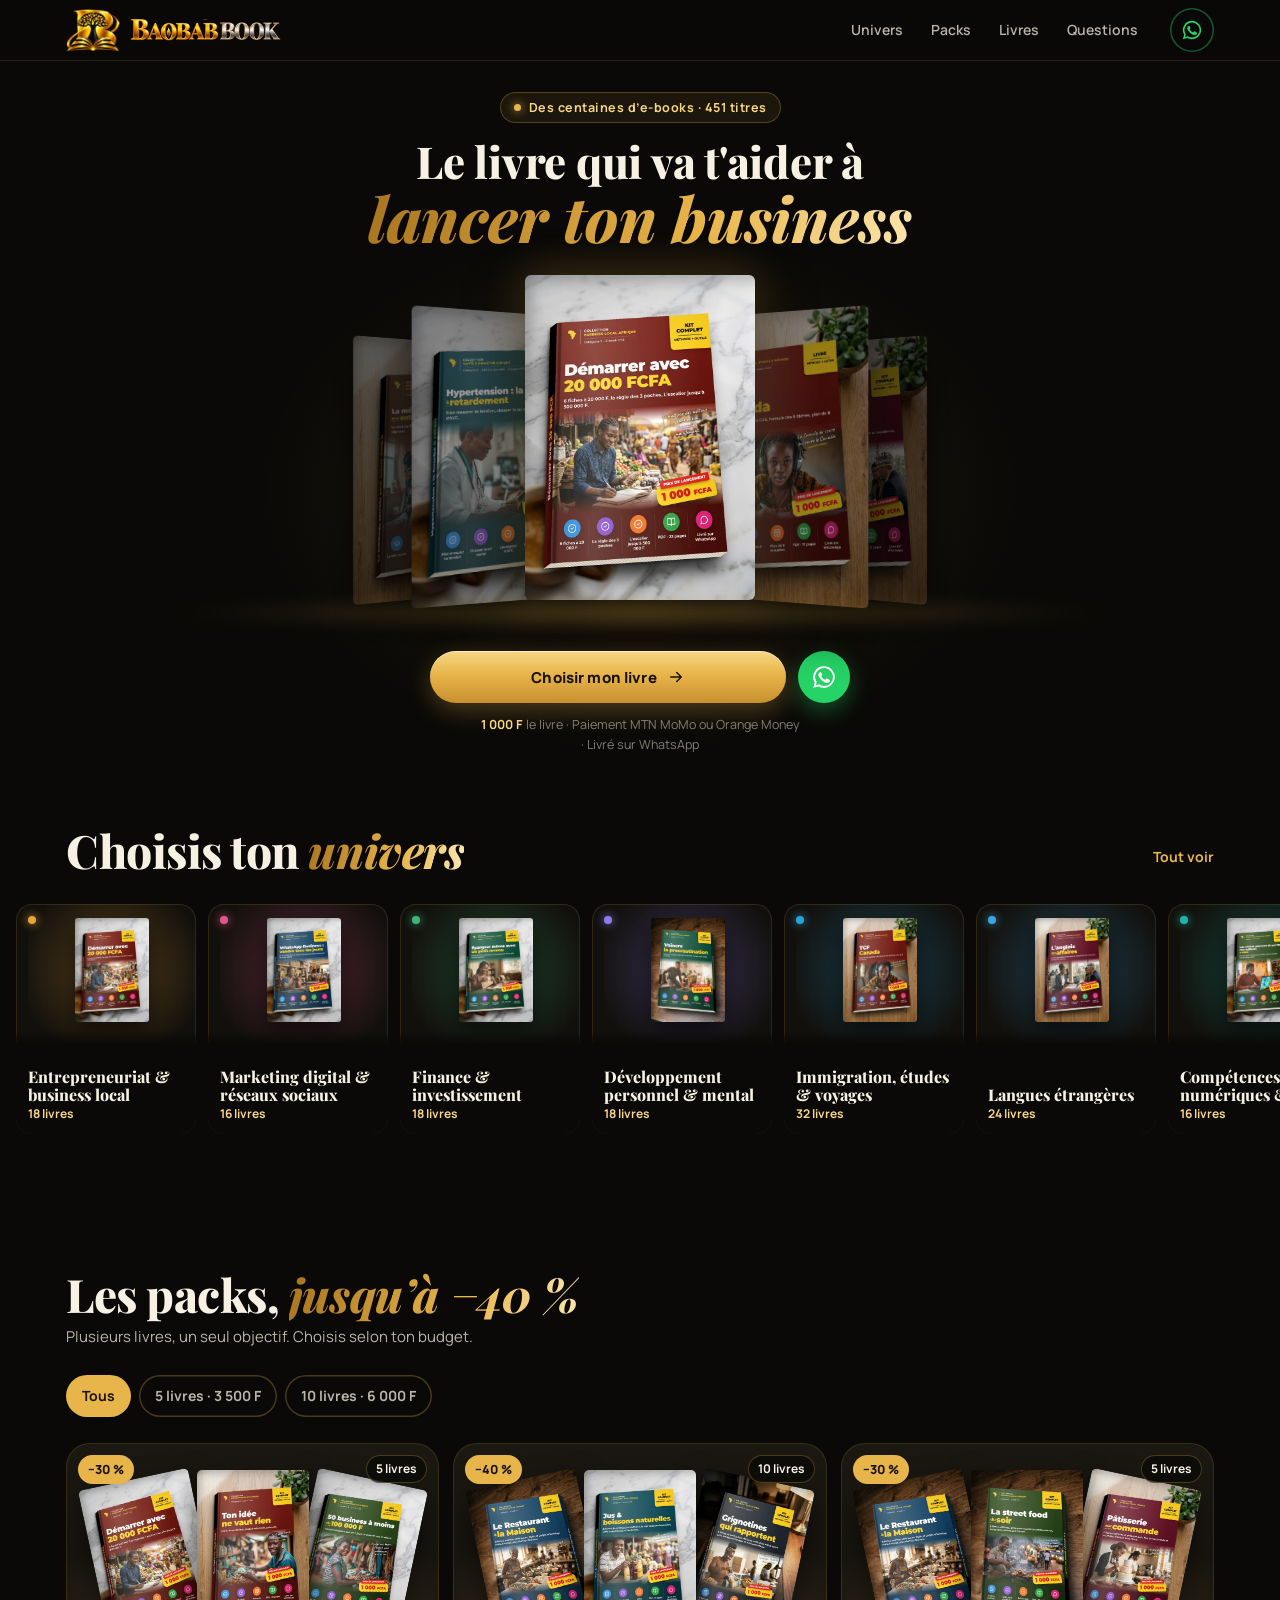
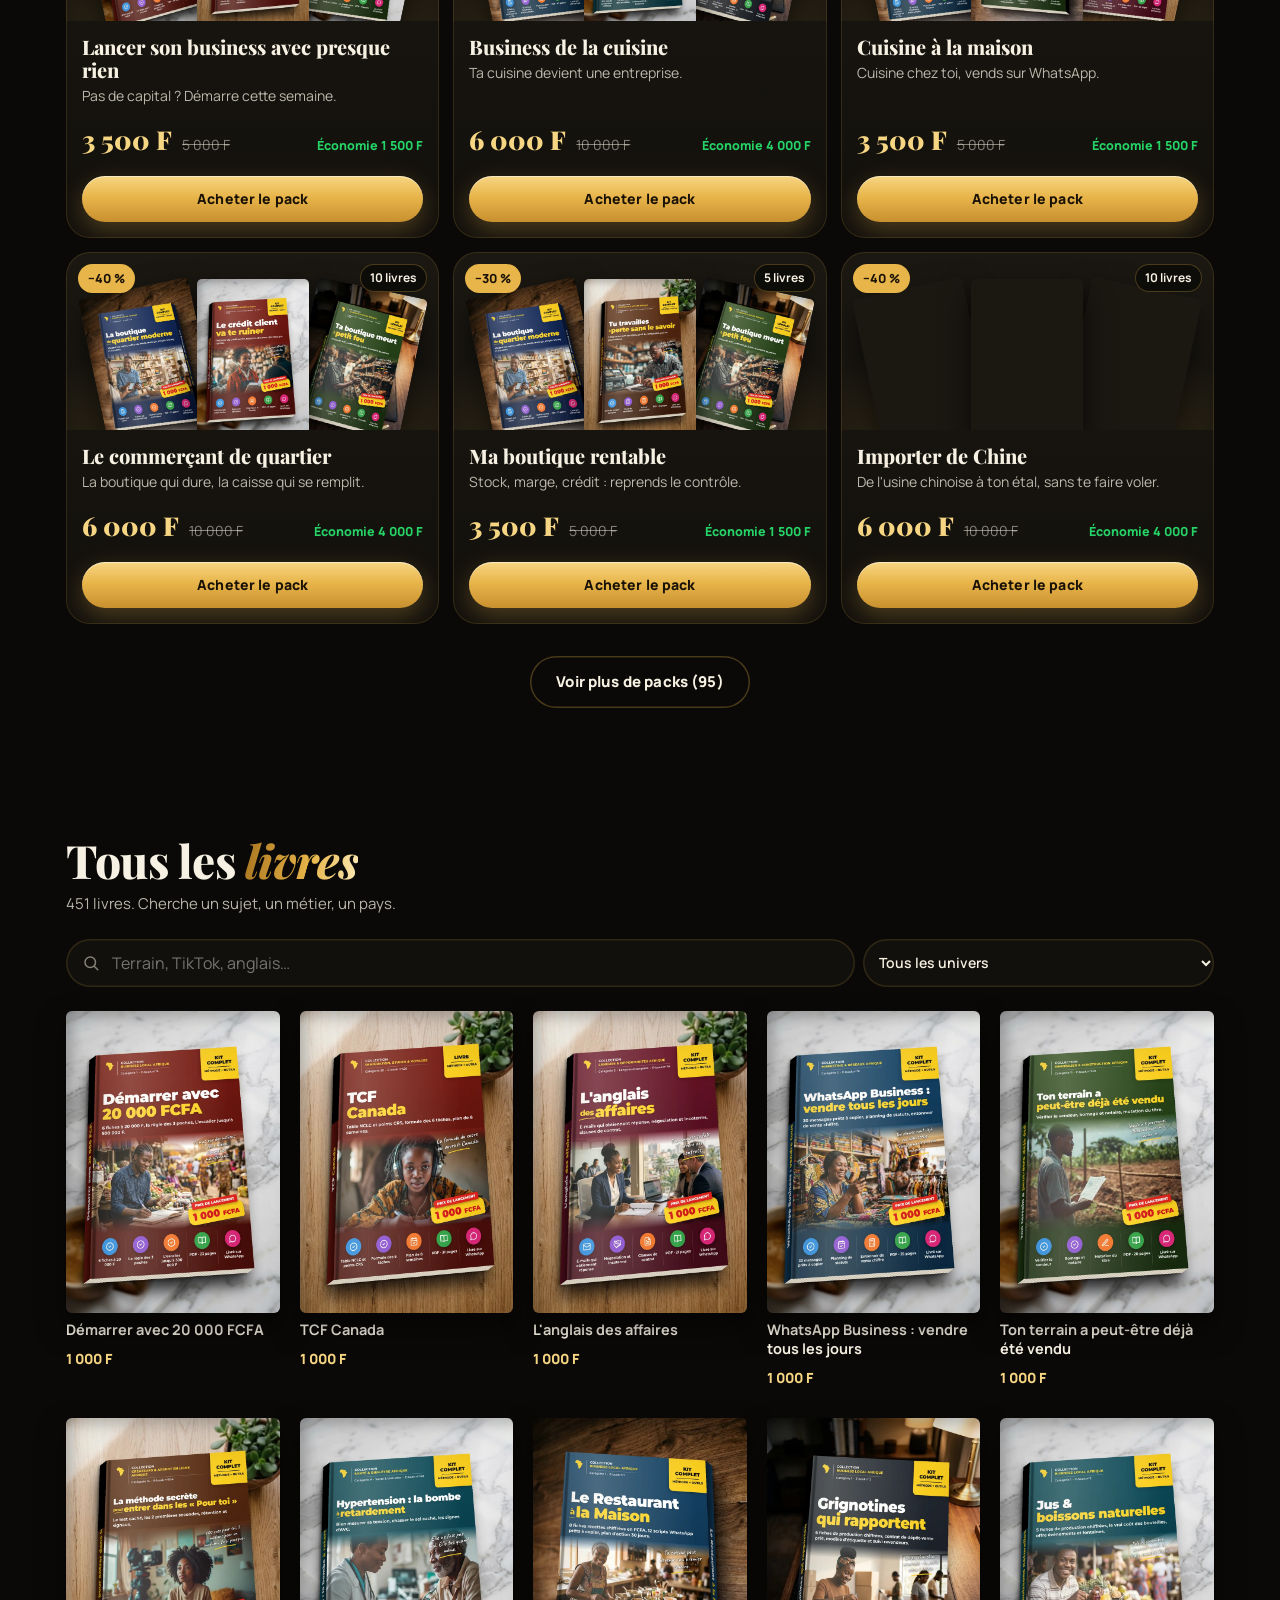
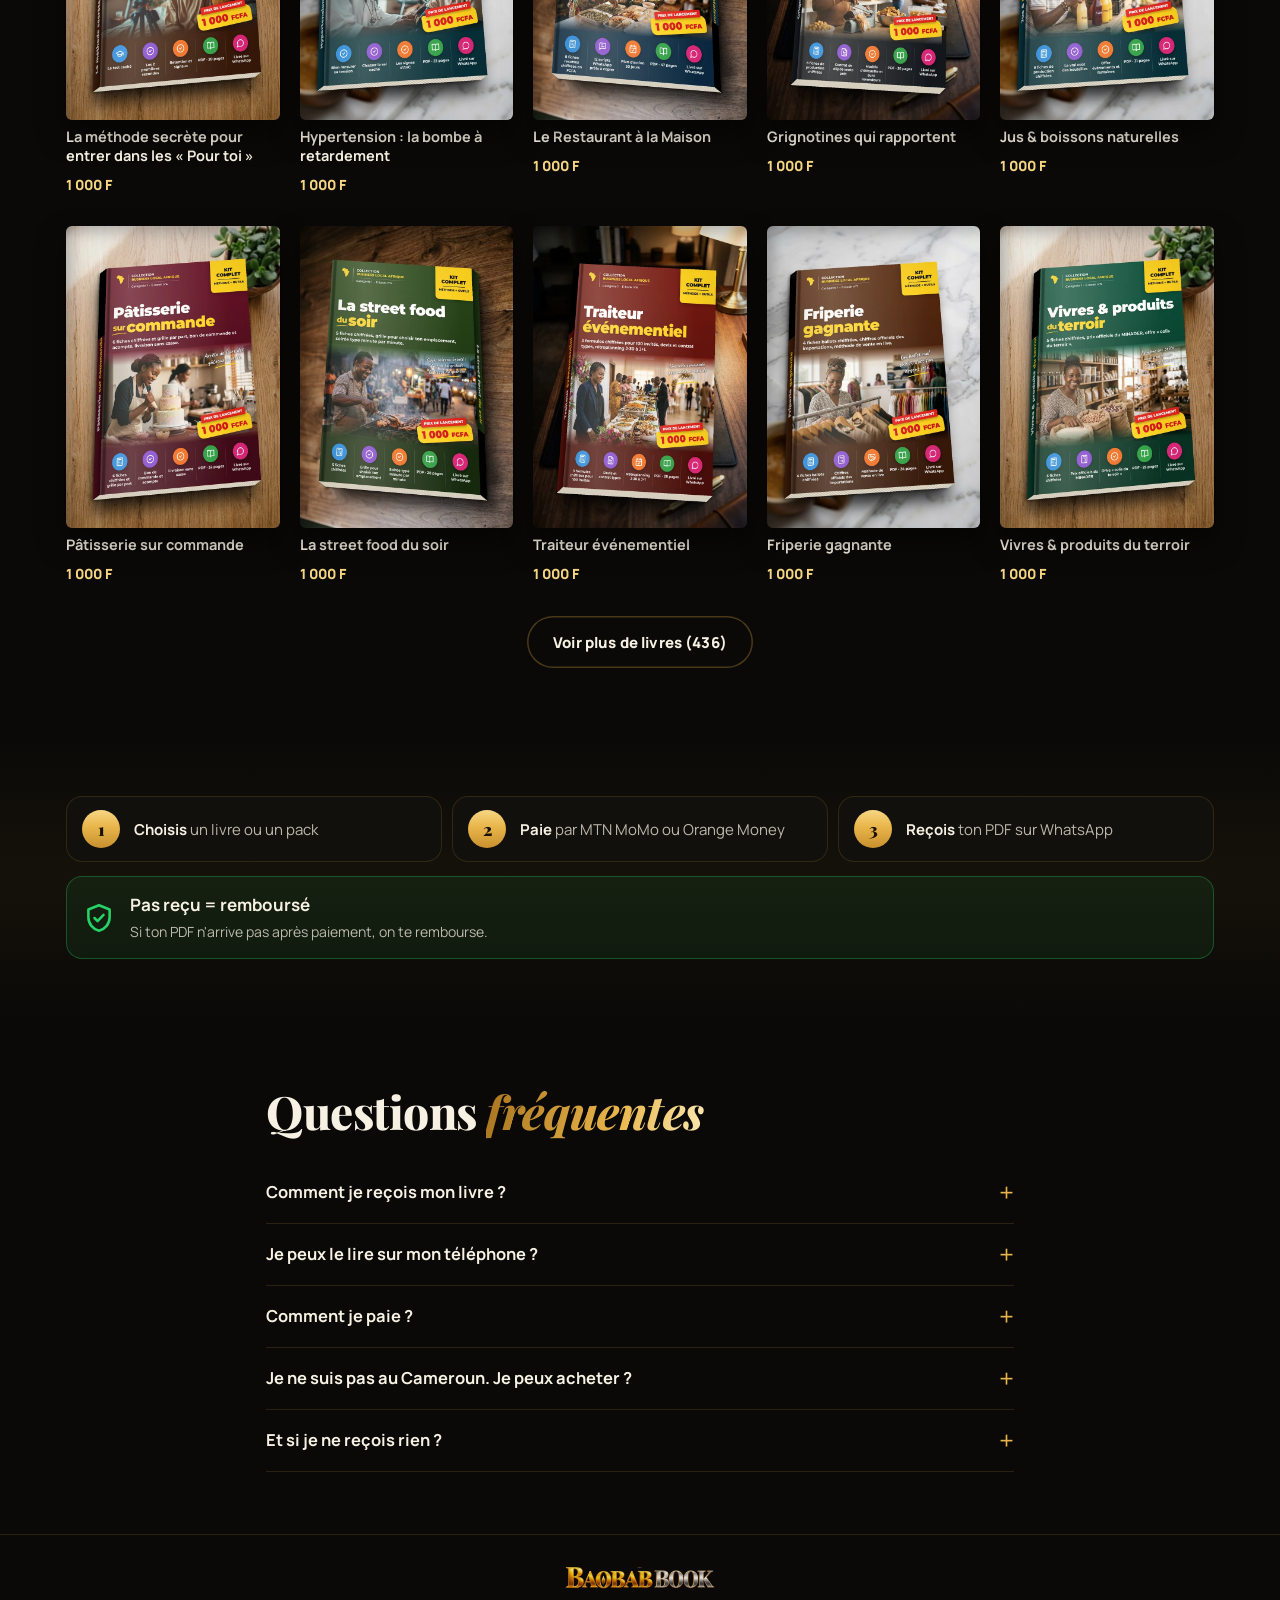
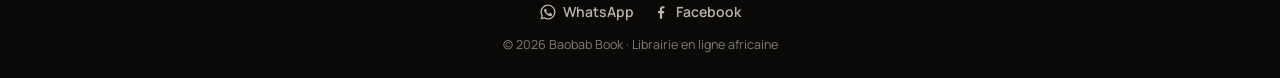
<file: index.html>
<!doctype html>
<html lang="fr">
<head>
<meta charset="utf-8">
<meta name="viewport" content="width=device-width,initial-scale=1,viewport-fit=cover">
<title>Baobab Book — Librairie en ligne africaine</title>
<meta name="description" content="Baobab Book, librairie en ligne africaine : des centaines d'e-books PDF pour lancer ton business, partir à l'étranger, apprendre l'anglais. 1 000 F le livre, livré sur WhatsApp.">
<meta name="theme-color" content="#0A0907">
<meta property="og:type" content="website">
<meta property="og:title" content="Baobab Book — Librairie en ligne africaine">
<meta property="og:description" content="Des centaines d'e-books PDF à 1 000 F. Paiement MTN MoMo ou Orange Money, livraison sur WhatsApp.">
<meta property="og:image" content="https://raw.githubusercontent.com/managercomptepro-stack/baobab-book/main/assets/img/og.jpg">
<link rel="icon" type="image/png" sizes="32x32" href="assets/img/icon-32.png">
<link rel="apple-touch-icon" href="assets/img/icon-180.png">
<link rel="preconnect" href="https://fonts.googleapis.com">
<link rel="preconnect" href="https://fonts.gstatic.com" crossorigin>
<link href="https://fonts.googleapis.com/css2?family=Playfair+Display:ital,wght@0,700;0,800;0,900;1,700;1,800&family=Manrope:wght@400;500;600;700;800&display=swap" rel="stylesheet">
<link rel="stylesheet" href="assets/css/style.css">
</head>
<body>

<svg width="0" height="0" style="position:absolute" aria-hidden="true">
  <symbol id="i-wa" viewBox="0 0 24 24"><path fill="currentColor" d="M12 2a10 10 0 0 0-8.6 15.1L2 22l5-1.3A10 10 0 1 0 12 2zm0 18.2a8.2 8.2 0 0 1-4.2-1.2l-.3-.2-3 .8.8-2.9-.2-.3A8.2 8.2 0 1 1 12 20.2zm4.5-6.1c-.2-.1-1.5-.7-1.7-.8-.2-.1-.4-.1-.6.1l-.8 1c-.1.2-.3.2-.5.1a6.7 6.7 0 0 1-3.3-2.9c-.3-.4.3-.4.7-1.4.1-.2 0-.3 0-.4l-.8-1.8c-.2-.5-.4-.4-.6-.4h-.5a1 1 0 0 0-.7.3 3 3 0 0 0-.9 2.2 5.2 5.2 0 0 0 1.1 2.7 11.8 11.8 0 0 0 4.5 4c1.7.7 2.3.8 3.2.6.5-.1 1.5-.6 1.7-1.2.2-.6.2-1.1.2-1.2-.1-.1-.3-.2-.5-.3z"/></symbol>
  <symbol id="i-home" viewBox="0 0 24 24"><path fill="none" stroke="currentColor" stroke-width="1.8" stroke-linecap="round" stroke-linejoin="round" d="M3 10.5 12 3l9 7.5M5 9v11h5v-6h4v6h5V9"/></symbol>
  <symbol id="i-book" viewBox="0 0 24 24"><path fill="none" stroke="currentColor" stroke-width="1.8" stroke-linecap="round" stroke-linejoin="round" d="M4 4.5A1.5 1.5 0 0 1 5.5 3H20v15H5.5A1.5 1.5 0 0 0 4 19.5v-15zM4 19.5A1.5 1.5 0 0 0 5.5 21H20M8 7h8"/></symbol>
  <symbol id="i-search" viewBox="0 0 24 24"><path fill="none" stroke="currentColor" stroke-width="2" stroke-linecap="round" d="m21 21-4.3-4.3M11 18a7 7 0 1 1 0-14 7 7 0 0 1 0 14z"/></symbol>
  <symbol id="i-x" viewBox="0 0 24 24"><path fill="none" stroke="currentColor" stroke-width="2" stroke-linecap="round" d="M6 6l12 12M18 6 6 18"/></symbol>
  <symbol id="i-arrow" viewBox="0 0 24 24"><path fill="none" stroke="currentColor" stroke-width="2" stroke-linecap="round" stroke-linejoin="round" d="M5 12h14M13 6l6 6-6 6"/></symbol>
  <symbol id="i-check" viewBox="0 0 24 24"><path fill="none" stroke="currentColor" stroke-width="2.4" stroke-linecap="round" stroke-linejoin="round" d="m5 12.5 4.5 4.5L19 7.5"/></symbol>
  <symbol id="i-shield" viewBox="0 0 24 24"><path fill="none" stroke="currentColor" stroke-width="1.8" stroke-linejoin="round" d="M12 3 4.5 6v5.5c0 4.6 3.2 8.4 7.5 9.5 4.3-1.1 7.5-4.9 7.5-9.5V6L12 3z"/><path fill="none" stroke="currentColor" stroke-width="1.8" stroke-linecap="round" stroke-linejoin="round" d="m8.8 12 2.2 2.2 4.2-4.4"/></symbol>
  <symbol id="i-bolt" viewBox="0 0 24 24"><path fill="none" stroke="currentColor" stroke-width="1.8" stroke-linejoin="round" d="M13 2 4 14h7l-1 8 9-12h-7l1-8z"/></symbol>
  <symbol id="i-fb" viewBox="0 0 24 24"><path fill="currentColor" d="M13.5 21v-7.5H16l.4-3h-2.9V8.6c0-.9.3-1.5 1.5-1.5h1.6V4.4a20 20 0 0 0-2.3-.1c-2.3 0-3.8 1.4-3.8 3.9v2.3H8v3h2.5V21h3z"/></symbol>
</svg>

<header class="hdr" id="hdr">
  <div class="wrap hdr-in">
    <a class="brand" href="#top" aria-label="Baobab Book, accueil">
      <img class="brand-em" src="assets/img/emblem.webp" alt="" width="240" height="185">
      <img class="brand-wm" src="assets/img/wordmark.webp" alt="Baobab Book" width="520" height="76">
    </a>
    <nav class="nav" aria-label="Navigation principale">
      <a href="#univers">Univers</a><a href="#packs">Packs</a><a href="#livres">Livres</a><a href="#faq">Questions</a>
    </nav>
    <a class="hdr-wa" data-wa href="#" target="_blank" rel="noopener" aria-label="Écrire sur WhatsApp"><svg><use href="#i-wa"/></svg></a>
  </div>
</header>

<main id="top">
  <!-- ============ HERO ============ -->
  <section class="hero" aria-labelledby="hero-t">
    <div class="hero-glow" aria-hidden="true"></div>
    <div class="wrap hero-in">
      <p class="eyebrow-pill"><span class="dot"></span><span id="heroCount">Des centaines d'e-books</span></p>
      <h1 id="hero-t" class="hero-t">
        <span class="hero-l1" id="heroPrefix">Le livre qui va t'aider à</span>
        <span class="hero-l2" aria-live="polite"><span id="heroLine" class="gold-text">lancer ton business</span></span>
      </h1>
      <div class="flow" id="flow" aria-roledescription="carrousel" aria-label="Livres à la une">
        <div class="flow-stage" id="flowStage"></div>
        <div class="flow-floor" aria-hidden="true"></div>
      </div>
      <div class="hero-cta">
        <a class="btn btn-gold" href="#livres" id="heroBtn"><span>Choisir mon livre</span><svg><use href="#i-arrow"/></svg></a>
        <a class="btn-round btn-wa-round" data-wa href="#" target="_blank" rel="noopener" aria-label="Commander sur WhatsApp"><svg><use href="#i-wa"/></svg></a>
      </div>
      <p class="hero-note"><b id="heroPrice">1 000 F</b> le livre · Paiement MTN MoMo ou Orange Money · Livré sur WhatsApp</p>
    </div>
  </section>

  <!-- ============ UNIVERS ============ -->
  <section class="sec sec-univ" id="univers" aria-labelledby="univ-t">
    <div class="wrap sec-head">
      <h2 id="univ-t">Choisis ton <em class="gold-text">univers</em></h2>
      <a class="link-more" href="#livres" data-cat="">Tout voir</a>
    </div>
    <div class="rail" id="univRail"></div>
  </section>

  <!-- ============ PACKS ============ -->
  <section class="sec" id="packs" aria-labelledby="packs-t">
    <div class="wrap">
      <div class="sec-head">
        <div>
          <h2 id="packs-t">Les packs, <em class="gold-text">jusqu'à −40 %</em></h2>
          <p class="sec-sub">Plusieurs livres, un seul objectif. Choisis selon ton budget.</p>
        </div>
      </div>
      <div class="tabs" id="packTabs" role="tablist" aria-label="Filtrer les packs par budget"></div>
      <div class="pgrid" id="packGrid"></div>
      <div class="more" id="packMore" hidden><button class="btn btn-line" id="packMoreBtn" type="button">Voir plus de packs</button></div>
    </div>
  </section>

  <!-- ============ LIVRES ============ -->
  <section class="sec" id="livres" aria-labelledby="livres-t">
    <div class="wrap">
      <div class="sec-head">
        <div>
          <h2 id="livres-t">Tous les <em class="gold-text">livres</em></h2>
          <p class="sec-sub" id="bookSub">Cherche un sujet, un métier, un pays.</p>
        </div>
      </div>
      <div class="tools">
        <label class="search"><svg aria-hidden="true"><use href="#i-search"/></svg><span class="sr-only">Rechercher un livre</span><input type="search" id="q" placeholder="Terrain, TikTok, anglais…" autocomplete="off" enterkeyhint="search"></label>
        <label class="sr-only" for="catSel">Univers</label>
        <select id="catSel" class="select"></select>
      </div>
      <div class="bgrid" id="bookGrid"></div>
      <div class="more" id="bookMore" hidden><button class="btn btn-line" id="bookMoreBtn" type="button">Voir plus de livres</button></div>
    </div>
  </section>

  <!-- ============ COMMENT ÇA MARCHE + GARANTIE ============ -->
  <section class="sec sec-how" aria-labelledby="how-t">
    <div class="wrap">
      <h2 id="how-t" class="sr-only">Comment commander</h2>
      <ol class="steps">
        <li><b>1</b><span><strong>Choisis</strong> un livre ou un pack</span></li>
        <li><b>2</b><span><strong>Paie</strong> par MTN MoMo ou Orange Money</span></li>
        <li><b>3</b><span><strong>Reçois</strong> ton PDF sur WhatsApp</span></li>
      </ol>
      <div class="guarantee">
        <svg aria-hidden="true"><use href="#i-shield"/></svg>
        <div><b id="guaranteeT">Pas reçu = remboursé</b><span>Si ton PDF n'arrive pas après paiement, on te rembourse.</span></div>
      </div>
    </div>
  </section>

  <!-- ============ AVIS ============ -->
  <section class="sec sec-rev" id="avis" aria-labelledby="rev-t" hidden>
    <div class="wrap sec-head"><h2 id="rev-t">Ils ont <em class="gold-text">reçu leurs livres</em></h2></div>
    <div class="rev-rail" id="revRail" tabindex="0" aria-label="Avis des clients"></div>
  </section>

  <!-- ============ FAQ ============ -->
  <section class="sec" id="faq" aria-labelledby="faq-t">
    <div class="wrap faq-wrap">
      <h2 id="faq-t">Questions <em class="gold-text">fréquentes</em></h2>
      <div class="faq">
        <details><summary>Comment je reçois mon livre ?</summary><p>En PDF, directement dans ta discussion WhatsApp, dès que ton paiement est confirmé.</p></details>
        <details><summary>Je peux le lire sur mon téléphone ?</summary><p>Oui. Le PDF s'ouvre sur n'importe quel smartphone, sans application ni compte à créer.</p></details>
        <details><summary>Comment je paie ?</summary><p>Choisis MTN MoMo ou Orange Money, puis appuie sur « Commander sur WhatsApp ». On t'envoie le numéro de paiement dans la discussion.</p></details>
        <details><summary>Je ne suis pas au Cameroun. Je peux acheter ?</summary><p>Oui. Indique ton pays au moment de commander : on te dit sur WhatsApp comment payer depuis chez toi.</p></details>
        <details><summary>Et si je ne reçois rien ?</summary><p id="faqGuarantee">Pas reçu = remboursé. Écris-nous sur WhatsApp avec la capture de ton paiement.</p></details>
      </div>
    </div>
  </section>
</main>

<footer class="foot">
  <div class="wrap foot-in">
    <img src="assets/img/wordmark.webp" alt="Baobab Book" width="520" height="76" class="foot-wm" loading="lazy">
    <div class="foot-links">
      <a data-wa href="#" target="_blank" rel="noopener"><svg><use href="#i-wa"/></svg>WhatsApp</a>
      <a id="fbLink" href="#" target="_blank" rel="noopener" hidden><svg><use href="#i-fb"/></svg>Facebook</a>
    </div>
    <p class="foot-c">© <span id="year">2026</span> Baobab Book · Librairie en ligne africaine</p>
  </div>
</footer>

<nav class="bnav" aria-label="Navigation rapide">
  <a href="#top" data-bn="top" class="on"><svg><use href="#i-home"/></svg>Accueil</a>
  <a href="#livres" data-bn="livres"><svg><use href="#i-book"/></svg>Livres</a>
  <a data-wa href="#" target="_blank" rel="noopener" class="wa"><svg><use href="#i-wa"/></svg>WhatsApp</a>
</nav>

<div class="toast" id="toast" role="status" aria-live="polite"></div>
<div id="layers"></div>

<script src="assets/js/config.js"></script>
<script src="assets/js/store.js"></script>
<script src="assets/js/app.js"></script>
</body>
</html>
</file>
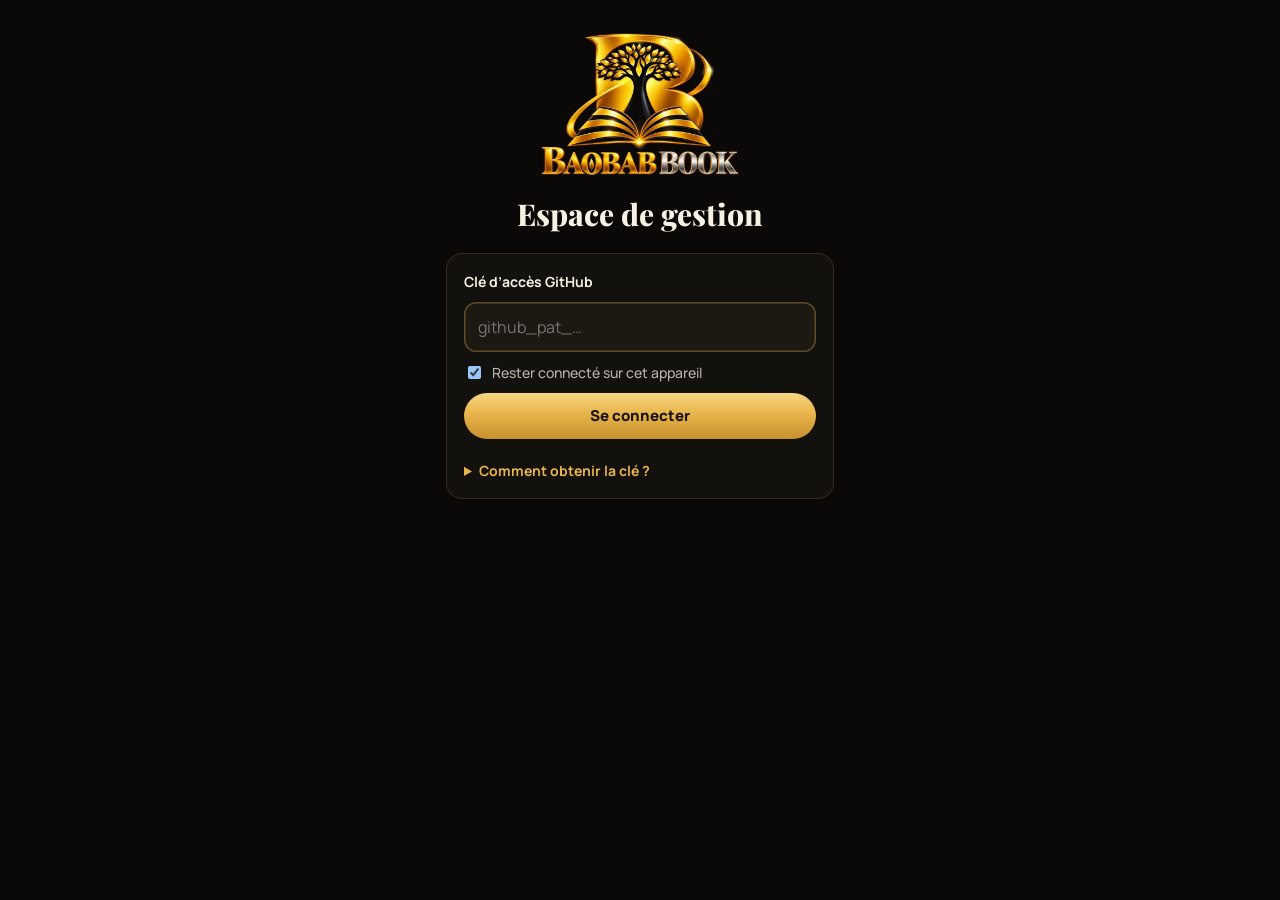
<file: gestion/index.html>
<!doctype html>
<html lang="fr">
<head>
<meta charset="utf-8">
<meta name="viewport" content="width=device-width,initial-scale=1,viewport-fit=cover">
<meta name="robots" content="noindex,nofollow">
<title>Gestion — Baobab Book</title>
<meta name="theme-color" content="#0A0907">
<link rel="icon" type="image/png" href="../assets/img/icon-32.png">
<link rel="apple-touch-icon" href="../assets/img/icon-180.png">
<link rel="preconnect" href="https://fonts.googleapis.com">
<link rel="preconnect" href="https://fonts.gstatic.com" crossorigin>
<link href="https://fonts.googleapis.com/css2?family=Playfair+Display:wght@800&family=Manrope:wght@400;500;600;700;800&display=swap" rel="stylesheet">
<link rel="stylesheet" href="../assets/css/admin.css">
</head>
<body>

<!-- Connexion -->
<main class="login" id="login" hidden>
  <img src="../assets/img/logo.webp" alt="Baobab Book" width="720" height="518" class="login-logo">
  <h1>Espace de gestion</h1>
  <form id="loginForm" class="card" novalidate>
    <label for="key">Clé d’accès GitHub</label>
    <input id="key" type="password" autocomplete="off" placeholder="github_pat_…" required>
    <label class="check"><input type="checkbox" id="keep" checked> Rester connecté sur cet appareil</label>
    <button class="btn btn-gold" type="submit">Se connecter</button>
    <p class="err" id="loginErr" role="alert"></p>
    <details class="help"><summary>Comment obtenir la clé ?</summary>
      <ol>
        <li>Sur GitHub : <b>Settings → Developer settings → Personal access tokens → Fine-grained tokens → Generate new token</b>.</li>
        <li>Repository access : <b>Only select repositories</b> → <b>baobab-book</b>.</li>
        <li>Permissions → Repository → <b>Contents : Read and write</b>.</li>
        <li>Copie la clé et colle-la ici.</li>
      </ol>
    </details>
  </form>
</main>

<!-- Application -->
<div class="app" id="app" hidden>
  <header class="top">
    <img src="../assets/img/emblem.webp" alt="" width="240" height="185" class="top-em">
    <b>Gestion</b>
    <span class="sync" id="sync"></span>
    <a href="../" target="_blank" rel="noopener" class="lnk">Voir le site</a>
    <button class="lnk" id="logout" type="button">Déconnexion</button>
  </header>
  <nav class="tabs" id="tabs">
    <button data-tab="books" class="on">Livres</button>
    <button data-tab="packs">Packs</button>
    <button data-tab="reviews">Avis</button>
    <button data-tab="settings">Réglages</button>
  </nav>
  <section class="pane" id="pane"></section>
</div>

<div class="toast" id="toast" role="status" aria-live="polite"></div>
<div id="modal"></div>

<script src="../assets/js/config.js"></script>
<script src="../assets/js/store.js"></script>
<script src="../assets/js/admin.js"></script>
</body>
</html>
</file>
<file: assets/css/style.css>
/* ============================================================
   BAOBAB BOOK — « Vitrine d'or » : noir profond, or du logo,
   couvertures mises en lumière comme des pièces de joaillerie.
   ============================================================ */
:root{
  --bg:#0A0907; --bg-2:#12100C; --bg-3:#1B1812; --bg-4:#25211A;
  --line:rgba(232,181,74,.14); --line-2:rgba(232,181,74,.28);
  --txt:#F7F1E3; --txt-2:rgba(247,241,227,.74); --txt-3:rgba(247,241,227,.5);
  --gold:#E8B54A; --gold-2:#F7D683; --gold-3:#A8741F; --ink:#1A1206;
  --wa:#25D366; --wa-2:#1EBE5A;
  --g-gold:linear-gradient(100deg,#A8741F 0%,#E8B54A 28%,#FFF1C4 50%,#E8B54A 72%,#A8741F 100%);
  --g-btn:linear-gradient(180deg,#F7D683 0%,#E8B54A 45%,#C8902F 100%);
  --r-s:10px; --r-m:16px; --r-l:24px;
  --s1:4px; --s2:8px; --s3:16px; --s4:24px; --s5:32px; --s6:48px; --s7:64px; --s8:96px;
  --serif:"Playfair Display",Georgia,serif; --sans:"Manrope",system-ui,-apple-system,"Segoe UI",sans-serif;
  --ease:cubic-bezier(.2,.8,.2,1);
  --hdr:60px; --bnav:0px;
  color-scheme:dark;
}
*,*::before,*::after{box-sizing:border-box}
[hidden]{display:none!important}
html{-webkit-text-size-adjust:100%;scroll-behavior:smooth;scroll-padding-top:calc(var(--hdr) + 12px)}
body{margin:0;background:var(--bg);color:var(--txt);font:16px/1.55 var(--sans);overflow-x:hidden;-webkit-font-smoothing:antialiased;padding-bottom:var(--bnav)}
body.locked{overflow:hidden}
img{max-width:100%;display:block}
a{color:inherit;text-decoration:none}
button,input,select,textarea{font:inherit;color:inherit}
button{background:none;border:0;padding:0;cursor:pointer}
h1,h2,h3,p{margin:0}
h1,h2,h3{font-family:var(--serif);letter-spacing:-.01em;line-height:1.08}
svg{width:1em;height:1em;flex:none}
:focus-visible{outline:2px solid var(--gold);outline-offset:3px;border-radius:6px}
::selection{background:var(--gold);color:var(--ink)}
.sr-only{position:absolute!important;width:1px;height:1px;overflow:hidden;clip:rect(0 0 0 0);white-space:nowrap}
.wrap{max-width:1180px;margin-inline:auto;padding-inline:max(16px,env(safe-area-inset-left,0px))}
.gold-text{background:var(--g-gold);background-size:220% 100%;-webkit-background-clip:text;background-clip:text;color:transparent;animation:sheen 6s ease-in-out infinite}
@keyframes sheen{0%,100%{background-position:0% 50%}50%{background-position:100% 50%}}
@keyframes fadeUp{from{opacity:0;transform:translate3d(0,14px,0)}to{opacity:1;transform:none}}
@keyframes sheetUp{from{transform:translate3d(0,100%,0)}to{transform:none}}
@keyframes fade{from{opacity:0}}
@keyframes shimmer{to{background-position:-200% 0}}
@keyframes pulse{0%,100%{box-shadow:0 8px 24px rgba(232,181,74,.28)}50%{box-shadow:0 10px 34px rgba(232,181,74,.5)}}
@keyframes shake{20%,60%{transform:translateX(-6px)}40%,80%{transform:translateX(6px)}}
@media (prefers-reduced-motion:reduce){*{animation-duration:.01ms!important;animation-iteration-count:1!important;transition-duration:.01ms!important;scroll-behavior:auto!important}}

/* ---------- boutons ---------- */
.btn{position:relative;display:inline-flex;align-items:center;justify-content:center;gap:10px;min-height:52px;padding:0 26px;border-radius:100px;font-weight:800;font-size:15px;letter-spacing:.01em;white-space:nowrap;transition:transform .2s var(--ease),box-shadow .3s,background .3s;overflow:hidden;isolation:isolate}
.btn svg{width:18px;height:18px}
.btn:active{transform:scale(.97)}
.btn-gold{color:var(--ink);background:var(--g-btn);box-shadow:0 8px 24px rgba(232,181,74,.28),inset 0 1px 0 rgba(255,255,255,.5);animation:pulse 3s ease-in-out infinite}
.btn-gold::after{content:"";position:absolute;inset:0 auto 0 0;width:40%;z-index:-1;background:linear-gradient(90deg,transparent,rgba(255,255,255,.55),transparent);transform:translateX(-150%);animation:glint 4.5s ease-in-out infinite}
@keyframes glint{0%,55%{transform:translateX(-150%)}75%,100%{transform:translateX(320%)}}
.btn-line{color:var(--txt);box-shadow:inset 0 0 0 1.5px var(--line-2)}
.btn-line:hover{box-shadow:inset 0 0 0 1.5px var(--gold)}
.btn-wa{color:#05210F;background:var(--wa);box-shadow:0 10px 28px rgba(37,211,102,.32)}
.btn-wa:hover{background:#2EE172}
.btn-block{width:100%}
.btn-round{width:52px;height:52px;border-radius:50%;display:grid;place-items:center;flex:none;transition:transform .2s}
.btn-round:active{transform:scale(.92)}
.btn-round svg{width:26px;height:26px}
.btn-wa-round{background:var(--wa);color:#fff;box-shadow:0 8px 22px rgba(37,211,102,.35)}

/* ---------- en-tête ---------- */
.hdr{position:sticky;top:0;z-index:50;height:calc(var(--hdr) + env(safe-area-inset-top,0px));padding-top:env(safe-area-inset-top,0px);background:rgba(10,9,7,.82);backdrop-filter:blur(14px);-webkit-backdrop-filter:blur(14px);box-shadow:0 1px 0 var(--line);transition:transform .35s var(--ease)}
.hdr.hide{transform:translateY(-100%)}
.hdr-in{display:flex;align-items:center;gap:var(--s3);height:var(--hdr)}
.brand{display:flex;align-items:center;gap:10px;margin-right:auto;min-width:0}
.brand-em{height:38px;width:auto}
.brand-wm{height:20px;width:auto}
.nav{display:none;gap:28px;margin-right:var(--s3)}
.nav a{font-size:14px;font-weight:600;color:var(--txt-2);transition:color .2s}
.nav a:hover{color:var(--gold)}
.hdr-wa{width:44px;height:44px;border-radius:50%;display:grid;place-items:center;color:var(--wa);box-shadow:inset 0 0 0 1.5px rgba(37,211,102,.4)}
.hdr-wa svg{width:22px;height:22px}
@media (min-width:900px){.nav{display:flex}.brand-em{height:42px}.brand-wm{height:22px}}

/* ---------- hero ---------- */
.hero{position:relative;overflow:hidden;isolation:isolate;padding:var(--s3) 0 var(--s4)}
.hero-glow{position:absolute;z-index:-1;left:50%;top:58%;width:min(760px,150vw);height:520px;transform:translate(-50%,-50%);background:radial-gradient(closest-side,rgba(232,181,74,.22),rgba(232,181,74,.06) 55%,transparent);pointer-events:none}
.hero-in{display:flex;flex-direction:column;align-items:center;text-align:center}
.eyebrow-pill{display:inline-flex;align-items:center;gap:8px;padding:6px 14px;border-radius:100px;background:rgba(232,181,74,.08);box-shadow:inset 0 0 0 1px var(--line-2);font-size:12.5px;font-weight:700;letter-spacing:.04em;color:var(--gold-2);animation:fadeUp .7s var(--ease) both}
.eyebrow-pill .dot{width:7px;height:7px;border-radius:50%;background:var(--gold);box-shadow:0 0 10px var(--gold)}
.hero-t{margin-top:14px;width:100%;animation:fadeUp .7s .08s var(--ease) both}
.hero-l1{display:block;font-size:clamp(23px,6.6vw,44px);font-weight:800;white-space:nowrap}
.hero-l2{display:block;height:1.2em;font-size:clamp(30px,9vw,62px);font-weight:800;font-style:italic;white-space:nowrap;overflow:hidden}
#heroLine{display:inline-block;padding:0 .06em .08em;transition:transform .5s var(--ease),opacity .5s}
#heroLine.out{transform:translateY(-60%);opacity:0}
#heroLine.in{transform:translateY(60%);opacity:0;transition:none}

/* carrousel 3D */
.flow{position:relative;width:100%;height:calc(min(46vw,210px) * 1.414 + 22px);margin-top:var(--s3);perspective:1100px;touch-action:pan-y;user-select:none;-webkit-user-select:none}
.flow-stage{position:absolute;inset:0;transform-style:preserve-3d}
.fl{position:absolute;left:50%;top:0;width:min(46vw,210px);margin-left:calc(min(46vw,210px) / -2);transition:transform .7s var(--ease),opacity .7s,filter .7s;cursor:pointer;will-change:transform}
.fl .cv{border-radius:6px;box-shadow:0 26px 50px rgba(0,0,0,.7),0 0 0 1px rgba(255,255,255,.04)}
.fl[data-p="0"]{transform:translate3d(0,0,0);z-index:5}
.fl[data-p="0"] .cv{box-shadow:0 30px 60px rgba(0,0,0,.75),0 0 46px rgba(232,181,74,.28)}
.fl[data-p="1"]{transform:translate3d(64%,6%,-140px) rotateY(-32deg);z-index:4;filter:brightness(.62)}
.fl[data-p="-1"]{transform:translate3d(-64%,6%,-140px) rotateY(32deg);z-index:4;filter:brightness(.62)}
.fl[data-p="2"]{transform:translate3d(112%,11%,-300px) rotateY(-40deg);z-index:3;filter:brightness(.38)}
.fl[data-p="-2"]{transform:translate3d(-112%,11%,-300px) rotateY(40deg);z-index:3;filter:brightness(.38)}
.fl[data-p="h"]{transform:translate3d(0,12%,-420px);opacity:0;z-index:1;pointer-events:none}
.flow-floor{position:absolute;left:8%;right:8%;bottom:2%;height:30px;border-radius:50%;background:radial-gradient(closest-side,rgba(232,181,74,.32),transparent);filter:blur(8px)}
.hero-cta{display:flex;gap:12px;align-items:center;justify-content:center;margin-top:var(--s3);width:100%;max-width:420px}
.hero-cta .btn{flex:1}
.hero-note{margin-top:12px;font-size:12.5px;color:var(--txt-3);max-width:40ch}
.hero-note b{color:var(--gold-2)}
@media (min-width:900px){.hero{padding:var(--s5) 0 var(--s6)}.flow{height:360px}.fl{width:230px;margin-left:-115px}}

/* ---------- couvertures ---------- */
.cv{position:relative;aspect-ratio:360/509;overflow:hidden;background:linear-gradient(110deg,var(--bg-3) 30%,var(--bg-4) 50%,var(--bg-3) 70%);background-size:200% 100%;animation:shimmer 1.6s linear infinite}
.cv img{width:100%;height:100%;object-fit:cover;opacity:0;transition:opacity .4s}
.cv img.ok{opacity:1}
.cv.done{animation:none;background:var(--bg-3)}

/* ---------- sections ---------- */
.sec{padding:40px 0}
@media (min-width:900px){.sec{padding:var(--s7) 0}}
.sec-head{display:flex;align-items:flex-end;justify-content:space-between;gap:var(--s3);margin-bottom:var(--s4)}
.sec-head h2,.faq-wrap h2{font-size:clamp(28px,7.4vw,46px);font-weight:800}
.sec-head h2 em,.faq-wrap h2 em{font-style:italic}
.sec-sub{margin-top:6px;color:var(--txt-2);font-size:15px}
.link-more{flex:none;font-size:14px;font-weight:700;color:var(--gold);padding:8px 0}
.more{display:flex;justify-content:center;margin-top:var(--s5)}
.reveal{opacity:0;transform:translate3d(0,14px,0);transition:opacity .6s var(--ease),transform .6s var(--ease)}
.reveal.on{opacity:1;transform:none}

/* univers */
.sec-univ{padding-top:var(--s4)}
.rail{display:flex;gap:12px;overflow-x:auto;scroll-snap-type:x mandatory;scroll-padding-inline:16px;scrollbar-width:none;padding:4px max(16px,calc((100vw - 1180px) / 2 + 16px)) 8px}
.rail::-webkit-scrollbar{display:none}
.ut{position:relative;flex:none;width:150px;height:206px;border-radius:var(--r-m);overflow:hidden;scroll-snap-align:start;text-align:left;background:var(--bg-2);box-shadow:inset 0 0 0 1px var(--line);isolation:isolate;transition:transform .3s var(--ease),box-shadow .3s}
.ut:active{transform:scale(.97)}
.ut:hover{box-shadow:inset 0 0 0 1px var(--gold)}
.ut-pics{position:absolute;inset:0;z-index:-2}
.ut-pics{background:radial-gradient(80% 60% at 50% 30%,color-mix(in srgb,var(--c) 35%,transparent),transparent 70%)}
.ut-pics img{position:absolute;left:50%;top:14px;width:44%;height:auto;margin-left:-22%;aspect-ratio:360/509;object-fit:cover;border-radius:3px;box-shadow:0 12px 24px rgba(0,0,0,.65)}
.ut-pics img:nth-child(n+2){display:none}
.ut::after{content:"";position:absolute;inset:0;z-index:-1;background:linear-gradient(180deg,transparent 55%,#0A0907 61%)}
.ut b{position:absolute;left:12px;right:12px;bottom:30px;font-family:var(--serif);font-size:16px;line-height:1.12;font-weight:800}
.ut span{position:absolute;left:12px;bottom:10px;font-size:12px;font-weight:700;color:var(--gold-2)}
.ut i{position:absolute;left:12px;top:12px;width:8px;height:8px;border-radius:50%;background:var(--c);box-shadow:0 0 10px var(--c)}
@media (min-width:900px){.ut{width:180px;height:230px}}

/* onglets */
.tabs{display:flex;gap:8px;overflow-x:auto;scrollbar-width:none;margin:0 -16px var(--s4);padding:2px 16px}
.tabs::-webkit-scrollbar{display:none}
.tab{flex:none;min-height:42px;padding:0 16px;border-radius:100px;box-shadow:inset 0 0 0 1.5px var(--line-2);font-size:14px;font-weight:700;color:var(--txt-2);transition:background .25s,color .25s}
.tab[aria-selected="true"]{background:var(--gold);color:var(--ink);box-shadow:none}

/* packs */
.pgrid{display:grid;gap:14px}
@media (min-width:640px){.pgrid{grid-template-columns:repeat(2,minmax(0,1fr))}}
@media (min-width:1000px){.pgrid{grid-template-columns:repeat(3,minmax(0,1fr))}}
.pack{position:relative;display:flex;flex-direction:column;border-radius:var(--r-l);overflow:hidden;background:linear-gradient(180deg,var(--bg-3),var(--bg-2));box-shadow:inset 0 0 0 1px var(--line);text-align:left;transition:transform .3s var(--ease),box-shadow .3s}
.pack:hover{transform:translateY(-3px);box-shadow:inset 0 0 0 1px var(--line-2),0 18px 40px rgba(0,0,0,.4)}
.fan{position:relative;height:178px;background:radial-gradient(90% 100% at 50% 110%,rgba(232,181,74,.26),transparent 70%);overflow:hidden}
.fan .cv{position:absolute;bottom:-14px;width:112px;left:50%;margin-left:-56px;border-radius:5px;box-shadow:0 14px 30px rgba(0,0,0,.65);transition:transform .45s var(--ease)}
.fan .cv:nth-child(1){transform:translateX(-78%) rotate(-12deg);transform-origin:bottom center}
.fan .cv:nth-child(2){transform:translateX(78%) rotate(12deg);transform-origin:bottom center}
.fan .cv:nth-child(3){z-index:2;transform:translateY(-6px)}
.pack:hover .fan .cv:nth-child(1){transform:translateX(-88%) rotate(-15deg)}
.pack:hover .fan .cv:nth-child(2){transform:translateX(88%) rotate(15deg)}
.badge{position:absolute;top:12px;left:12px;z-index:3;padding:5px 10px;border-radius:100px;background:var(--gold);color:var(--ink);font-size:12.5px;font-weight:800}
.count{position:absolute;top:12px;right:12px;z-index:3;padding:5px 10px;border-radius:100px;background:rgba(10,9,7,.78);box-shadow:inset 0 0 0 1px var(--line-2);font-size:12px;font-weight:700}
.pack-b{display:flex;flex-direction:column;gap:6px;padding:14px 16px 16px;flex:1}
.pack h3{font-size:20px;font-weight:800;line-height:1.15}
.pack p{font-size:14px;color:var(--txt-2);line-height:1.35}
.prow{display:flex;align-items:baseline;flex-wrap:nowrap;gap:10px;margin-top:auto;padding-top:8px;white-space:nowrap}
.prow b{font-family:var(--serif);font-size:26px;font-weight:900;color:var(--gold-2)}
.prow s{font-size:14px;color:var(--txt-3)}
.prow small{margin-left:auto;font-size:12.5px;font-weight:800;color:var(--wa)}
.pack .btn{margin-top:10px;min-height:46px;font-size:14px}

/* livres */
.tools{display:flex;gap:8px;margin-bottom:var(--s4)}
.search{flex:1;min-width:0;display:flex;align-items:center;gap:10px;min-height:48px;padding:0 16px;border-radius:100px;background:var(--bg-2);box-shadow:inset 0 0 0 1.5px var(--line)}
.search:focus-within{box-shadow:inset 0 0 0 1.5px var(--gold)}
.search svg{width:18px;height:18px;color:var(--txt-3)}
.search input{flex:1;min-width:0;background:none;border:0;outline:none;font-size:16px}
.select{flex:none;max-width:42%;min-height:48px;padding:0 12px;border-radius:100px;border:0;background:var(--bg-2);box-shadow:inset 0 0 0 1.5px var(--line);font-size:14px;font-weight:600}
.bgrid{display:grid;grid-template-columns:repeat(2,minmax(0,1fr));gap:22px 14px}
@media (min-width:640px){.bgrid{grid-template-columns:repeat(3,minmax(0,1fr))}}
@media (min-width:1000px){.bgrid{grid-template-columns:repeat(5,minmax(0,1fr));gap:30px 20px}}
.book{display:flex;flex-direction:column;gap:8px;text-align:left;min-width:0}
.book .cv{border-radius:6px;box-shadow:0 14px 28px rgba(0,0,0,.5);transition:transform .35s var(--ease),box-shadow .35s}
.book:hover .cv{transform:translateY(-4px);box-shadow:0 20px 40px rgba(0,0,0,.6),0 0 28px rgba(232,181,74,.18)}
.book h3{font-family:var(--sans);font-size:14.5px;font-weight:700;line-height:1.3;letter-spacing:0;display:-webkit-box;-webkit-line-clamp:2;-webkit-box-orient:vertical;overflow:hidden}
.book .bp{font-size:14px;font-weight:800;color:var(--gold-2)}
.empty{grid-column:1/-1;padding:40px 16px;text-align:center;color:var(--txt-2);border-radius:var(--r-m);box-shadow:inset 0 0 0 1px var(--line)}

/* comment ça marche */
.sec-how{background:linear-gradient(180deg,transparent,rgba(232,181,74,.05),transparent)}
.steps{list-style:none;margin:0;padding:0;display:grid;gap:10px}
@media (min-width:760px){.steps{grid-template-columns:repeat(3,1fr)}}
.steps li{display:flex;align-items:center;gap:14px;padding:14px 16px;border-radius:var(--r-m);background:var(--bg-2);box-shadow:inset 0 0 0 1px var(--line)}
.steps li b{flex:none;width:38px;height:38px;border-radius:50%;display:grid;place-items:center;background:var(--g-btn);color:var(--ink);font:900 17px var(--serif)}
.steps li span{font-size:15px;color:var(--txt-2)}
.steps li strong{color:var(--txt)}
.guarantee{display:flex;align-items:center;gap:14px;margin-top:14px;padding:16px;border-radius:var(--r-m);background:rgba(37,211,102,.07);box-shadow:inset 0 0 0 1px rgba(37,211,102,.3)}
.guarantee svg{width:34px;height:34px;color:var(--wa)}
.guarantee b{display:block;font-size:17px}
.guarantee span{font-size:14px;color:var(--txt-2)}

/* avis */
.rev-rail{display:flex;gap:12px;overflow-x:auto;scrollbar-width:none;padding:4px 16px 8px;cursor:grab}
.rev-rail::-webkit-scrollbar{display:none}
.rev{flex:none;width:250px;border-radius:var(--r-m);overflow:hidden;background:var(--bg-2);box-shadow:inset 0 0 0 1px var(--line)}
.rev img{width:100%;height:300px;object-fit:cover;background:var(--bg-3)}
.rev div{padding:12px 14px 14px}
.rev p{font-size:14px;color:var(--txt-2);line-height:1.45}
.rev b{display:block;margin-top:8px;font-size:13px;color:var(--gold-2)}

/* faq */
.faq-wrap{max-width:780px}
.faq{margin-top:var(--s4)}
.faq details{box-shadow:0 1px 0 var(--line)}
.faq summary{list-style:none;cursor:pointer;display:flex;justify-content:space-between;gap:16px;padding:18px 0;font-size:16.5px;font-weight:700}
.faq summary::-webkit-details-marker{display:none}
.faq summary::after{content:"+";font:400 26px/1 var(--sans);color:var(--gold);transition:transform .3s}
.faq details[open] summary::after{transform:rotate(45deg)}
.faq details p{padding:0 0 18px;color:var(--txt-2);font-size:15px}

/* pied de page */
.foot{padding:var(--s5) 0 calc(var(--s4) + env(safe-area-inset-bottom,0px));box-shadow:0 -1px 0 var(--line)}
.foot-in{display:flex;flex-direction:column;align-items:center;gap:12px;text-align:center}
.foot-wm{height:22px;width:auto;opacity:.9}
.foot-links{display:flex;gap:18px}
.foot-links a{display:inline-flex;align-items:center;gap:6px;font-size:14px;font-weight:600;color:var(--txt-2)}
.foot-links svg{width:18px;height:18px}
.foot-c{font-size:12.5px;color:var(--txt-3)}

/* barre du bas (téléphone) */
.bnav{position:fixed;left:0;right:0;bottom:0;z-index:45;display:grid;grid-template-columns:repeat(3,1fr);padding:6px 8px calc(6px + env(safe-area-inset-bottom,0px));background:rgba(10,9,7,.92);backdrop-filter:blur(14px);-webkit-backdrop-filter:blur(14px);box-shadow:0 -1px 0 var(--line)}
.bnav a{display:grid;justify-items:center;gap:2px;padding:6px 0;min-height:48px;font-size:11.5px;font-weight:700;color:var(--txt-3)}
.bnav svg{width:22px;height:22px}
.bnav .on{color:var(--gold)}
.bnav .wa{color:var(--wa)}
@media (max-width:899px){:root{--bnav:64px}}
@media (min-width:900px){.bnav{display:none}}

/* toast */
.toast{position:fixed;left:50%;top:calc(env(safe-area-inset-top,0px) + 72px);z-index:300;transform:translate(-50%,-12px);opacity:0;pointer-events:none;transition:.3s var(--ease);padding:12px 18px;border-radius:100px;background:var(--bg-4);box-shadow:inset 0 0 0 1px var(--line-2),0 12px 30px rgba(0,0,0,.5);font-size:14px;font-weight:600;max-width:calc(100% - 32px);text-align:center}
.toast.on{opacity:1;transform:translate(-50%,0)}

/* ---------- fenêtres ---------- */
.layer{position:fixed;inset:0;z-index:200;display:flex;align-items:flex-end;justify-content:center}
.layer-bg{position:absolute;inset:0;background:rgba(0,0,0,.72);backdrop-filter:blur(3px);animation:fade .25s}
.sheet{position:relative;width:100%;max-height:calc(100% - env(safe-area-inset-top,0px) - 16px);overflow-y:auto;overscroll-behavior:contain;background:linear-gradient(180deg,var(--bg-3),var(--bg-2) 45%);border-radius:var(--r-l) var(--r-l) 0 0;box-shadow:inset 0 1px 0 var(--line-2),0 -24px 60px rgba(0,0,0,.6);padding:18px 18px calc(22px + env(safe-area-inset-bottom,0px));animation:sheetUp .42s var(--ease)}
.layer.closing .sheet{transform:translateY(100%);transition:transform .28s ease-in}
.layer.closing .layer-bg{opacity:0;transition:opacity .28s}
@media (min-width:760px){.layer{align-items:center;padding:24px}.sheet{max-width:560px;border-radius:var(--r-l);max-height:calc(100% - 48px)}}
.grab{width:42px;height:5px;border-radius:5px;background:var(--line-2);margin:-6px auto 12px}
.x{position:absolute;top:12px;right:12px;z-index:5;width:42px;height:42px;border-radius:50%;background:rgba(255,255,255,.07);display:grid;place-items:center}
.x svg{width:18px;height:18px}

/* fiche livre */
.bk-top{display:grid;grid-template-columns:118px minmax(0,1fr);gap:16px;align-items:start;padding-right:40px}
.bk-top .cv{border-radius:6px;box-shadow:0 18px 36px rgba(0,0,0,.6),0 0 30px rgba(232,181,74,.16)}
.bk-meta{font-size:12px;font-weight:700;letter-spacing:.04em;color:var(--txt-3)}
.bk-meta b{color:var(--gold)}
.bk-top h2{margin-top:6px;font-size:23px;font-weight:800}
.bk-hook{margin-top:8px;font-family:var(--serif);font-style:italic;font-size:16px;line-height:1.3;color:var(--gold-2)}
.buybar{display:flex;align-items:center;gap:14px;margin-top:16px;padding:12px 12px 12px 16px;border-radius:var(--r-m);background:rgba(232,181,74,.08);box-shadow:inset 0 0 0 1px var(--line-2)}
.buybar div{display:grid;line-height:1.15;white-space:nowrap}
.buybar small{font-size:11.5px;font-weight:700;color:var(--txt-3);letter-spacing:.03em}
.buybar b{font-family:var(--serif);font-size:26px;font-weight:900;color:var(--gold-2)}
.buybar s{font-size:13px;color:var(--txt-3)}
.buybar .btn{margin-left:auto;min-height:48px;padding:0 22px}
.bk-desc{margin-top:16px;font-size:15.5px;color:var(--txt-2)}
.ticks{list-style:none;margin:14px 0 0;padding:0;display:grid;gap:8px}
.ticks li{display:flex;gap:10px;font-size:15px;font-weight:600}
.ticks svg{width:20px;height:20px;padding:3px;border-radius:50%;background:var(--gold);color:var(--ink)}
.chips{display:flex;flex-wrap:wrap;gap:8px;margin-top:14px}
.chips span{padding:6px 11px;border-radius:100px;background:rgba(255,255,255,.05);box-shadow:inset 0 0 0 1px var(--line);font-size:12.5px;font-weight:600;color:var(--txt-2)}
.sub-h{margin:22px 0 10px;font-size:18px;font-weight:800}
.pv{display:flex;gap:10px;overflow-x:auto;scrollbar-width:none;padding-bottom:4px}
.pv::-webkit-scrollbar{display:none}
.pv img{flex:none;height:250px;width:auto;border-radius:6px;box-shadow:0 10px 24px rgba(0,0,0,.5);background:#fff}
.upsell{display:grid;grid-template-columns:auto minmax(0,1fr) auto;gap:12px;align-items:center;width:100%;margin-top:18px;padding:12px;border-radius:var(--r-m);background:var(--bg-4);box-shadow:inset 0 0 0 1px var(--line-2);text-align:left}
.upsell .mini-fan{position:relative;width:54px;height:58px}
.upsell .mini-fan .cv{position:absolute;width:36px;border-radius:3px;bottom:0}
.upsell .mini-fan .cv:nth-child(1){left:0;transform:rotate(-10deg)}
.upsell .mini-fan .cv:nth-child(2){right:0;transform:rotate(10deg)}
.upsell .mini-fan .cv:nth-child(3){left:9px;z-index:2}
.upsell small{display:block;font-size:12px;font-weight:700;color:var(--gold)}
.upsell b{display:block;font-size:14.5px;line-height:1.25}
.upsell em{font-style:normal;font-size:13px;color:var(--txt-2)}
.upsell strong{font-family:var(--serif);font-size:19px;color:var(--gold-2);white-space:nowrap}
.strip{display:flex;gap:10px;overflow-x:auto;scrollbar-width:none;padding-bottom:4px}
.strip::-webkit-scrollbar{display:none}
.strip button{flex:none;width:92px;text-align:left}
.strip .cv{border-radius:4px}
.strip small{display:-webkit-box;margin-top:6px;font-size:12px;line-height:1.25;color:var(--txt-2);-webkit-line-clamp:2;-webkit-box-orient:vertical;overflow:hidden}

/* fiche pack */
.pk-fan{height:190px;margin:-6px -18px 0;border-radius:var(--r-l) var(--r-l) 0 0}
.pk-fan .cv{width:122px;margin-left:-61px}
.pk-h{margin-top:14px;text-align:center}
.pk-h h2{font-size:24px;font-weight:800}
.pk-h p{margin-top:4px;font-size:14.5px;color:var(--txt-2)}
.pk-list{display:grid;gap:8px}
.pk-it{display:grid;grid-template-columns:44px minmax(0,1fr);gap:12px;align-items:center;padding:8px;border-radius:var(--r-s);background:rgba(255,255,255,.03);box-shadow:inset 0 0 0 1px var(--line);text-align:left;width:100%}
.pk-it .cv{border-radius:3px}
.pk-it b{display:block;font-size:14.5px;line-height:1.25}
.pk-it > span{min-width:0}
.pk-it span span{display:block;font-size:13px;color:var(--txt-2);white-space:nowrap;overflow:hidden;text-overflow:ellipsis}

/* paiement */
.pay-top{display:flex;flex-direction:column;align-items:center;text-align:center;padding-top:4px}
.pay-top .cv{width:112px;border-radius:6px;box-shadow:0 18px 36px rgba(0,0,0,.6),0 0 34px rgba(232,181,74,.22)}
.pay-top .fan{width:100%;height:150px;background:none}
.pay-top .fan .cv{width:96px;margin-left:-48px}
.pay-top h2{margin-top:12px;font-size:20px;font-weight:800;padding:0 30px}
.pay-top .ref{margin-top:4px;font-size:12px;font-weight:700;color:var(--txt-3);letter-spacing:.04em}
.pay-price{margin-top:8px;font-family:var(--serif);font-size:30px;font-weight:900;color:var(--gold-2)}
.fields{display:grid;grid-template-columns:1fr 1fr;gap:10px;margin-top:16px}
.fld{display:grid;gap:6px}
.fld label{font-size:13px;font-weight:700;color:var(--txt-2)}
.fld input,.fld select{width:100%;min-height:50px;padding:0 14px;border-radius:12px;border:0;background:rgba(255,255,255,.05);box-shadow:inset 0 0 0 1.5px var(--line-2);font-size:16px}
.fld input:focus,.fld select:focus{outline:none;box-shadow:inset 0 0 0 1.5px var(--gold)}
.fld.err input{box-shadow:inset 0 0 0 1.5px #FF6B6B;animation:shake .4s}
.meths{display:grid;grid-template-columns:1fr 1fr;gap:10px;margin-top:12px}
.meth{position:relative;display:flex;align-items:center;gap:10px;min-height:62px;padding:10px 12px;border-radius:14px;background:rgba(255,255,255,.04);box-shadow:inset 0 0 0 1.5px var(--line);text-align:left;transition:box-shadow .25s,background .25s}
.meth img{width:38px;height:38px;border-radius:8px;flex:none;object-fit:contain;background:#000}
.meth span{display:grid;line-height:1.15;min-width:0}
.meth b{font-size:14.5px;white-space:nowrap}
.meth small{font-size:11.5px;color:var(--txt-3)}
.meth[aria-pressed="true"]{box-shadow:inset 0 0 0 2px var(--mc);background:color-mix(in srgb,var(--mc) 12%,transparent)}
.meth[aria-pressed="true"]::after{content:"";position:absolute;top:-6px;right:-6px;width:20px;height:20px;border-radius:50%;background:var(--mc) url("data:image/svg+xml,%3Csvg xmlns='http://www.w3.org/2000/svg' viewBox='0 0 24 24'%3E%3Cpath d='m5 12.5 4.5 4.5L19 7.5' fill='none' stroke='%23000' stroke-width='3' stroke-linecap='round' stroke-linejoin='round'/%3E%3C/svg%3E") center/13px no-repeat;box-shadow:0 0 0 3px var(--bg-2)}
.pay .btn-wa{margin-top:16px;min-height:58px;font-size:16.5px}
.pay .btn-wa svg{width:24px;height:24px}
.pay-safe{display:flex;align-items:center;justify-content:center;gap:8px;margin-top:12px;font-size:13px;color:var(--txt-2)}
.pay-safe svg{width:18px;height:18px;color:var(--wa)}
</file>
<file: assets/css/admin.css>
:root{--bg:#0A0907;--bg-2:#13110D;--bg-3:#1C1913;--line:rgba(232,181,74,.16);--line-2:rgba(232,181,74,.32);--txt:#F7F1E3;--txt-2:rgba(247,241,227,.72);--txt-3:rgba(247,241,227,.5);--gold:#E8B54A;--gold-2:#F7D683;--ink:#1A1206;--ok:#25D366;--bad:#FF6B6B;color-scheme:dark}
*,*::before,*::after{box-sizing:border-box}
[hidden]{display:none!important}
body{margin:0;background:var(--bg);color:var(--txt);font:15px/1.5 Manrope,system-ui,sans-serif;-webkit-font-smoothing:antialiased}
button,input,select,textarea{font:inherit;color:inherit}
button{cursor:pointer;background:none;border:0;padding:0}
a{color:inherit}
img{display:block;max-width:100%}
h1,h2,h3{margin:0;font-family:"Playfair Display",Georgia,serif;font-weight:800}
.btn{display:inline-flex;align-items:center;justify-content:center;gap:8px;min-height:46px;padding:0 20px;border-radius:100px;font-weight:800;white-space:nowrap}
.btn-gold{background:linear-gradient(180deg,#F7D683,#E8B54A 45%,#C8902F);color:var(--ink)}
.btn-line{box-shadow:inset 0 0 0 1.5px var(--line-2)}
.btn-bad{color:var(--bad);box-shadow:inset 0 0 0 1.5px rgba(255,107,107,.4)}
.btn[disabled]{opacity:.5;pointer-events:none}
.err{color:var(--bad);font-size:14px;min-height:1px;margin:0}
.card{background:var(--bg-2);border-radius:16px;box-shadow:inset 0 0 0 1px var(--line);padding:18px}

/* connexion */
.login{max-width:420px;margin:0 auto;padding:32px 16px;display:grid;gap:16px;text-align:center}
.login-logo{width:200px;height:auto;margin:0 auto}
.login form{display:grid;gap:10px;text-align:left}
.login label{font-weight:700;font-size:14px}
.login input[type=password]{min-height:50px;padding:0 14px;border-radius:12px;border:0;background:var(--bg-3);box-shadow:inset 0 0 0 1.5px var(--line-2);font-size:16px}
.check{display:flex;align-items:center;gap:8px;font-weight:500!important;color:var(--txt-2)}
.help{font-size:14px;color:var(--txt-2)}
.help summary{cursor:pointer;color:var(--gold);font-weight:700}
.help ol{padding-left:18px;display:grid;gap:4px}

/* application */
.top{position:sticky;top:0;z-index:20;display:flex;align-items:center;gap:12px;padding:10px 16px;background:rgba(10,9,7,.94);backdrop-filter:blur(10px);box-shadow:0 1px 0 var(--line)}
.top-em{height:32px;width:auto}
.top b{font-family:"Playfair Display",serif;font-size:19px;margin-right:auto}
.lnk{font-size:13.5px;font-weight:700;color:var(--gold);text-decoration:none}
.sync{font-size:12px;color:var(--txt-3)}
.tabs{display:flex;gap:6px;overflow-x:auto;padding:10px 16px;scrollbar-width:none}
.tabs button{flex:none;min-height:40px;padding:0 16px;border-radius:100px;font-weight:700;color:var(--txt-2);box-shadow:inset 0 0 0 1.5px var(--line)}
.tabs button.on{background:var(--gold);color:var(--ink);box-shadow:none}
.pane{max-width:960px;margin:0 auto;padding:6px 16px 60px}
.bar{display:flex;flex-wrap:wrap;gap:8px;margin:6px 0 14px}
.bar input,.bar select{flex:1;min-width:140px;min-height:44px;padding:0 14px;border-radius:100px;border:0;background:var(--bg-2);box-shadow:inset 0 0 0 1.5px var(--line);font-size:15px}
.bar .btn{flex:none}
.meta{font-size:13px;color:var(--txt-3);margin-bottom:8px}
.rows{display:grid;gap:8px}
.row{display:grid;grid-template-columns:44px minmax(0,1fr) auto;gap:12px;align-items:center;padding:8px 10px;border-radius:12px;background:var(--bg-2);box-shadow:inset 0 0 0 1px var(--line);text-align:left;width:100%}
.row img{width:44px;aspect-ratio:360/509;object-fit:cover;border-radius:3px;background:var(--bg-3)}
.row .ph{width:44px;height:44px;border-radius:50%;background:var(--bg-3);display:grid;place-items:center;font-weight:800;color:var(--gold)}
.row b{display:block;font-size:14.5px;line-height:1.25;white-space:nowrap;overflow:hidden;text-overflow:ellipsis}
.row small{display:block;font-size:12.5px;color:var(--txt-3);white-space:nowrap;overflow:hidden;text-overflow:ellipsis}
.tags{display:flex;gap:4px;flex-wrap:wrap;justify-content:flex-end}
.tag{font-size:11px;font-weight:800;padding:3px 8px;border-radius:100px;background:var(--bg-3);color:var(--txt-2)}
.tag.off{color:var(--bad)}
.tag.top{background:rgba(232,181,74,.18);color:var(--gold-2)}
.more{display:flex;justify-content:center;margin-top:14px}

/* formulaire (fenêtre) */
.mlayer{position:fixed;inset:0;z-index:50;display:flex;align-items:flex-end;justify-content:center;background:rgba(0,0,0,.7)}
.msheet{width:100%;max-width:640px;max-height:94vh;overflow:auto;background:var(--bg-2);border-radius:20px 20px 0 0;padding:18px 16px 24px;box-shadow:inset 0 1px 0 var(--line-2)}
@media (min-width:700px){.mlayer{align-items:center}.msheet{border-radius:20px}}
.mhead{display:flex;align-items:center;justify-content:space-between;gap:12px;margin-bottom:12px}
.mhead h2{font-size:21px}
.x{width:40px;height:40px;border-radius:50%;background:var(--bg-3);font-size:20px;line-height:1}
.form{display:grid;gap:12px}
.f{display:grid;gap:5px}
.f label{font-size:13px;font-weight:700;color:var(--txt-2)}
.f .hint{font-size:12px;color:var(--txt-3)}
.f input,.f select,.f textarea{width:100%;min-height:46px;padding:10px 12px;border-radius:12px;border:0;background:var(--bg-3);box-shadow:inset 0 0 0 1.5px var(--line);font-size:15px}
.f textarea{min-height:90px;resize:vertical}
.f input:focus,.f select:focus,.f textarea:focus{outline:none;box-shadow:inset 0 0 0 1.5px var(--gold)}
.two{display:grid;grid-template-columns:1fr 1fr;gap:10px;align-items:start}
.toggle{display:flex;align-items:center;gap:10px;padding:10px 12px;border-radius:12px;background:var(--bg-3);font-weight:700}
.toggle input{width:20px;height:20px;accent-color:var(--gold)}
.imgs{display:flex;gap:8px;flex-wrap:wrap;align-items:flex-end}
.imgs figure{position:relative;margin:0}
.imgs img{height:120px;width:auto;border-radius:6px;background:var(--bg-3)}
.imgs figure button{position:absolute;top:4px;right:4px;width:26px;height:26px;border-radius:50%;background:rgba(0,0,0,.75);color:#fff;font-weight:800}
.up{display:grid;place-items:center;width:86px;height:120px;border-radius:6px;box-shadow:inset 0 0 0 1.5px var(--line-2);color:var(--gold);font-weight:800;font-size:13px;text-align:center;cursor:pointer}
.up input{display:none}
.resolved{font-size:12.5px;color:var(--txt-2);display:grid;gap:2px;max-height:150px;overflow:auto}
.resolved .bad{color:var(--bad)}
.actions{display:flex;flex-wrap:wrap;gap:8px;margin-top:6px}
.actions .btn-gold{flex:1}
.cats{display:grid;gap:6px}
.cat-row{display:grid;grid-template-columns:auto minmax(0,1fr) auto auto;gap:6px;align-items:center}
.cat-row i{width:12px;height:12px;border-radius:50%}
.cat-row input{min-height:40px;padding:0 10px;border-radius:10px;border:0;background:var(--bg-3);box-shadow:inset 0 0 0 1px var(--line)}
.cat-row button{width:36px;height:36px;border-radius:8px;background:var(--bg-3)}
.sec-t{font-size:18px;margin:18px 0 8px}
.busy{position:fixed;inset:0;z-index:80;display:grid;place-items:center;background:rgba(0,0,0,.55);font-weight:700}
.toast{position:fixed;left:50%;bottom:24px;z-index:90;transform:translate(-50%,20px);opacity:0;pointer-events:none;transition:.3s;padding:12px 18px;border-radius:100px;background:var(--bg-3);box-shadow:inset 0 0 0 1px var(--line-2);font-weight:700;max-width:calc(100% - 32px);text-align:center}
.toast.on{opacity:1;transform:translate(-50%,0)}
.toast.bad{color:var(--bad)}
</file>
